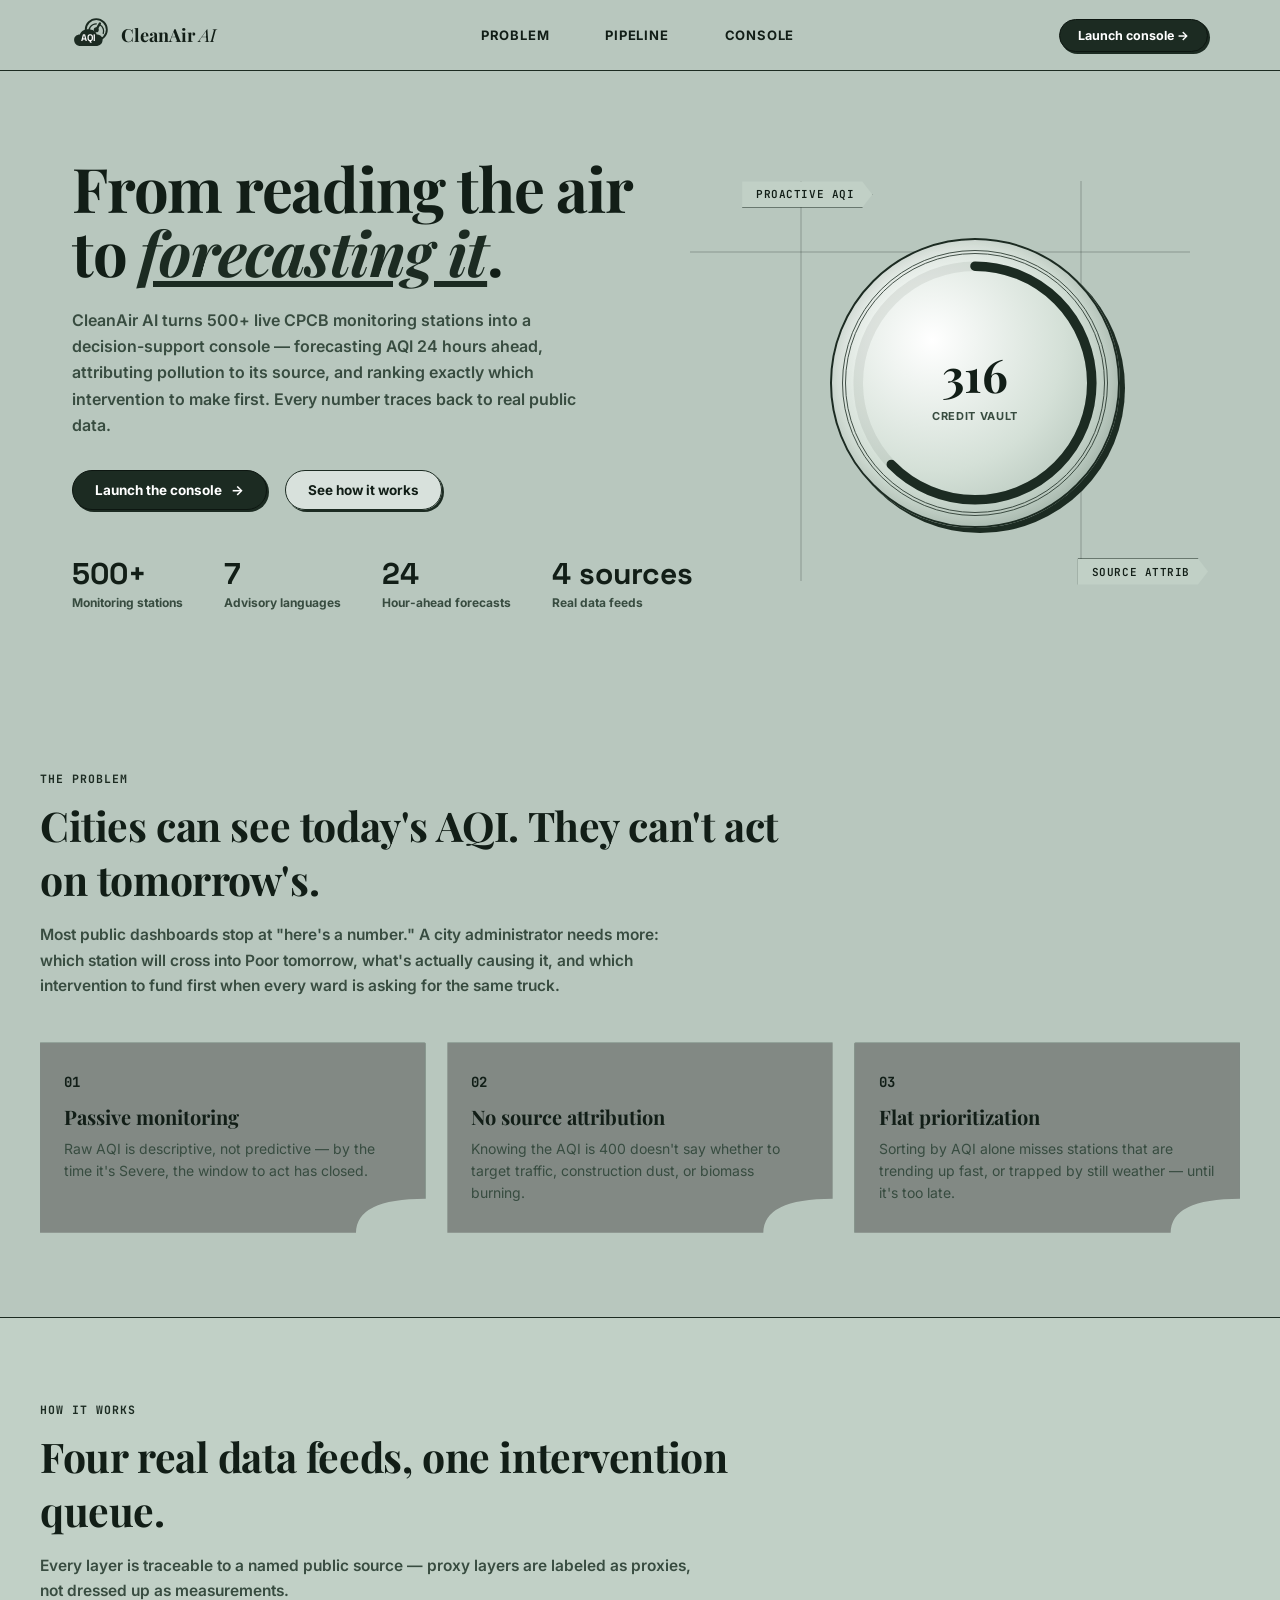
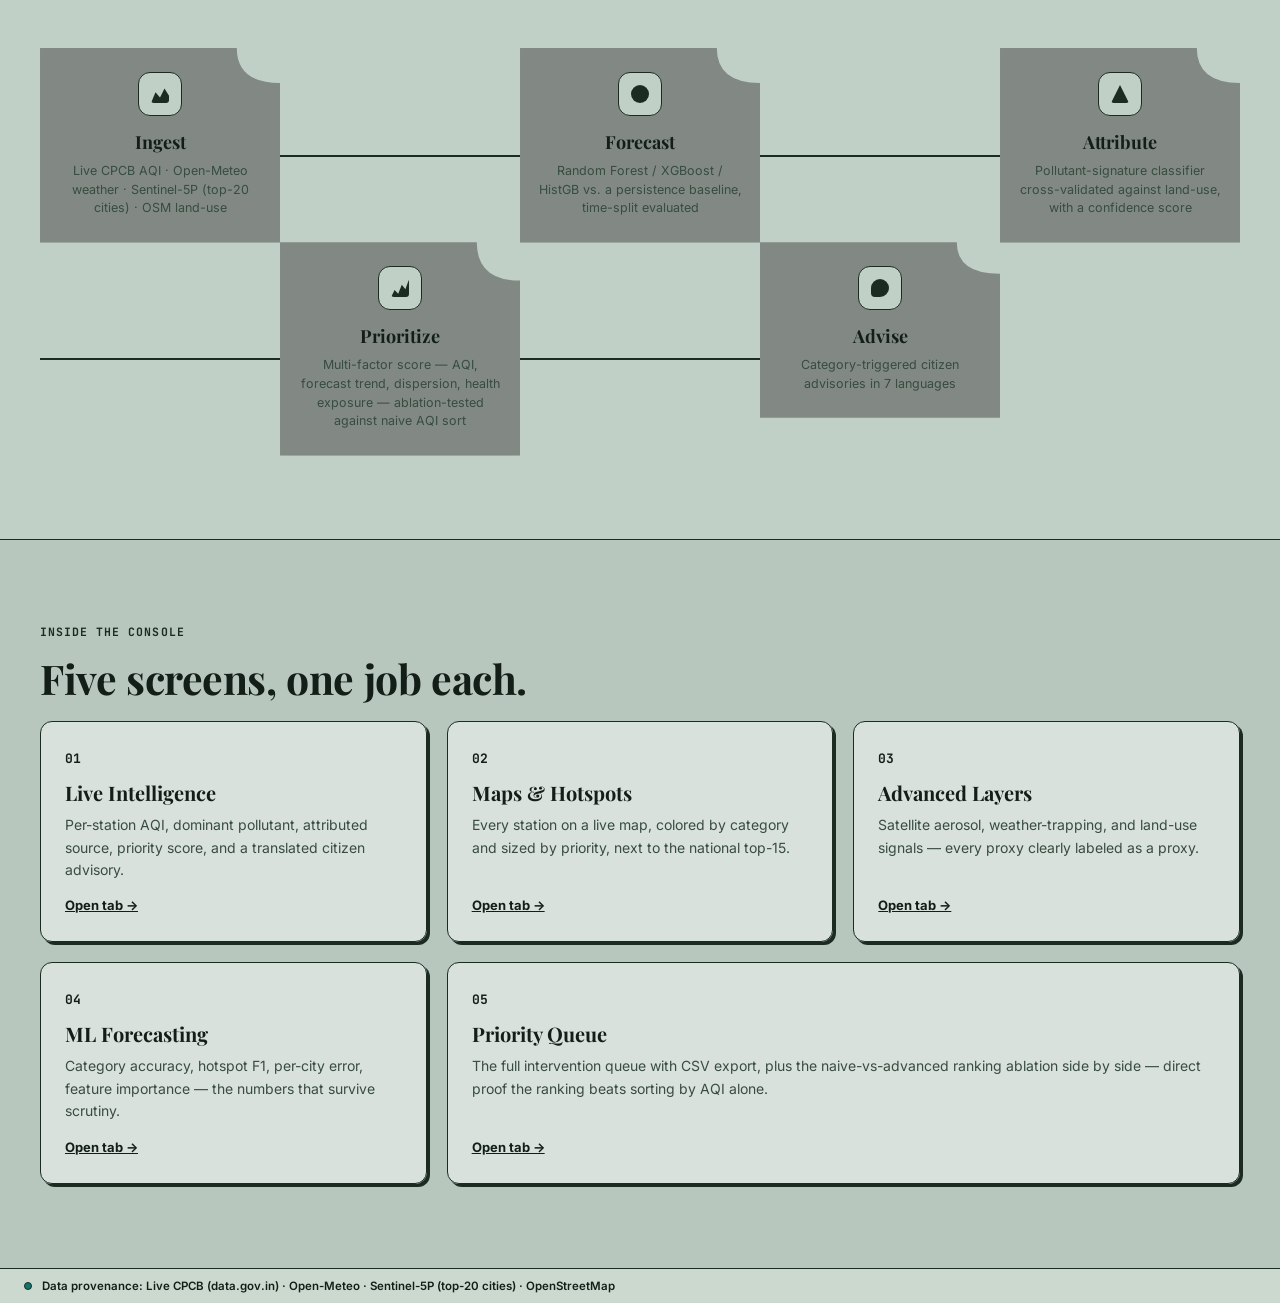
<file: frontend/index.html>
<!DOCTYPE html>
<html lang="en">
<head>
<meta charset="UTF-8">
<meta name="viewport" content="width=device-width, initial-scale=1.0">
<title>CleanAir AI — Urban Air Quality Intelligence</title>
<meta name="description" content="From passive AQI monitoring to proactive forecasting, source attribution, and intervention — for ET AI Hackathon 2026, Problem Statement 5: Smart Cities.">

<link rel="preconnect" href="https://fonts.googleapis.com">
<link rel="preconnect" href="https://fonts.gstatic.com" crossorigin>
<link href="https://fonts.googleapis.com/css2?family=Playfair+Display:ital,wght@0,600;0,700;1,400&family=Space+Grotesk:wght@500;600;700&family=Inter:wght@400;500;600;700&family=JetBrains+Mono:wght@400;500;600&display=swap" rel="stylesheet">

<link rel="stylesheet" href="css/style.css">
<link rel="stylesheet" href="css/landing.css">
</head>
<body class="landing-body">

<!-- Inline SVG clipPaths for Responsive Architectural Concave Cutouts -->
<svg style="width:0; height:0; position:absolute;" aria-hidden="true">
  <defs>
    <!-- Concave Bottom Right (cutout radius ~40px relative to size) -->
    <clipPath id="clip-concave-br" clipPathUnits="objectBoundingBox">
      <path d="M 0,0 L 1,0 L 1,0.82 Q 0.82,0.82 0.82,1 L 0,1 Z"/>
    </clipPath>
    <!-- Concave Bottom Left -->
    <clipPath id="clip-concave-bl" clipPathUnits="objectBoundingBox">
      <path d="M 0,0 L 1,0 L 1,1 L 0.18,1 Q 0.18,0.82 0,0.82 Z"/>
    </clipPath>
    <!-- Concave Top Right -->
    <clipPath id="clip-concave-tr" clipPathUnits="objectBoundingBox">
      <path d="M 0,0 L 0.82,0 Q 0.82,0.18 1,0.18 L 1,1 L 0,1 Z"/>
    </clipPath>
    <!-- Concave Top Left -->
    <clipPath id="clip-concave-tl" clipPathUnits="objectBoundingBox">
      <path d="M 0,0.18 Q 0.18,0.18 0.18,0 L 1,0 L 1,1 L 0,1 Z"/>
    </clipPath>
  </defs>
</svg>

<header class="lnav">
  <div class="lnav-inner">
    <div class="lnav-brand">
      <div class="brand-mark" aria-hidden="true">
        <svg viewBox="0 0 36 36" fill="none" xmlns="http://www.w3.org/2000/svg" style="width: 100%; height: 100%;">
          <!-- Background Gauge / Speedometer -->
          <g stroke="#1c2b22" stroke-width="1.8" fill="none">
            <circle cx="23" cy="13" r="10"/>
            <path d="M 16.5 17 A 7 7 0 1 1 29.5 17" stroke-dasharray="14 3" stroke-width="1.2"/>
            <!-- Gauge Needle -->
            <path d="M 23 13 L 26.5 7" stroke-linecap="round" stroke-width="2.2"/>
            <circle cx="23" cy="13" r="1.5" fill="#1c2b22"/>
          </g>
          <!-- Foreground Cloud Shape -->
          <path d="M 8.5 28.5 C 4 28.5 2 25.5 2 22.5 C 2 19.5 4.5 17.5 7.5 17.5 C 8.5 14 12 12.5 15.5 12.5 C 19.5 12.5 22.5 14.5 23.5 17.5 C 26.5 17.5 29 19.5 29 22.5 C 29 26 26.5 28.5 22.5 28.5 Z" fill="#1c2b22"/>
          <!-- AQI Text inside Cloud -->
          <text x="15.5" y="23.5" text-anchor="middle" fill="#ffffff" font-family="'Space Grotesk', 'Inter', sans-serif" font-weight="800" font-size="9" letter-spacing="-0.02em">AQI</text>
        </svg>
      </div>
      <span class="brand-name">CleanAir <em>AI</em></span>
    </div>
    <nav class="lnav-links">
      <a href="#problem">Problem</a>
      <a href="#pipeline">Pipeline</a>
      <a href="#features">Console</a>
    </nav>
    <a class="btn-primary btn-primary--small" href="dashboard.html">Launch console →</a>
  </div>
</header>

<main>

  <!-- ============ HERO ============ -->
  <section class="hero">

    <!-- Zajno Diagram Connectors Backdrop -->
    <div class="diagram-stage" aria-hidden="true">
      <div class="wireframe-connector-line wire-h-1"></div>
      <div class="wireframe-connector-line wire-v-1"></div>
      <div class="wireframe-connector-line wire-v-2"></div>
    </div>

    <div class="hero-inner">
      <h1 class="hero-title">
        From reading the air<br>
        to <span class="hero-swap" id="heroSwap">forecasting it</span>.
      </h1>
      <p class="hero-sub">
        CleanAir AI turns 500+ live CPCB monitoring stations into a decision-support console —
        forecasting AQI 24 hours ahead, attributing pollution to its source, and ranking exactly
        which intervention to make first. Every number traces back to real public data.
      </p>
      <div class="hero-ctas">
        <a class="btn-primary" href="dashboard.html">Launch the console <span class="btn-arrow">→</span></a>
        <a class="btn-ghost" href="#pipeline">See how it works</a>
      </div>

      <div class="hero-stats">
        <div class="hero-stat"><span class="hero-stat-value" data-count="500" data-suffix="+">0</span><span class="hero-stat-label">Monitoring stations</span></div>
        <div class="hero-stat"><span class="hero-stat-value" data-count="7">0</span><span class="hero-stat-label">Advisory languages</span></div>
        <div class="hero-stat"><span class="hero-stat-value" data-count="24">0</span><span class="hero-stat-label">Hour-ahead forecasts</span></div>
        <div class="hero-stat"><span class="hero-stat-value" data-count="4" data-suffix=" sources">0</span><span class="hero-stat-label">Real data feeds</span></div>
      </div>
    </div>

    <!-- Signature element: Credit Vault style dial & Pointed Chevron Badges -->
    <div class="hero-visual-col">
      <div class="floating-badge floating-badge--purple chevron-badge">
        <span>Proactive AQI</span>
      </div>

      <div class="hero-dial" aria-hidden="true">
        <svg viewBox="0 0 240 240" class="dial-svg">
          <circle cx="120" cy="120" r="98" class="dial-track"/>
          <circle cx="120" cy="120" r="98" class="dial-sweep"/>
        </svg>
        <div class="dial-center">
          <span class="dial-value" id="dialValue">312</span>
          <span class="dial-label">Credit Vault</span>
        </div>
      </div>

      <div class="floating-badge floating-badge--yellow chevron-badge">
        <span>Source Attrib</span>
      </div>
    </div>
  </section>

  <!-- ============ PROBLEM ============ -->
  <section class="section" id="problem">
    <div class="section-inner">
      <div class="section-tag">The problem</div>
      <h2 class="section-title">Cities can see today's AQI. They can't act on tomorrow's.</h2>
      <p class="section-lede">
        Most public dashboards stop at "here's a number." A city administrator needs more:
        which station will cross into Poor tomorrow, what's actually causing it, and which
        intervention to fund first when every ward is asking for the same truck.
      </p>
      <div class="problem-grid">
        <div class="problem-card">
          <span class="problem-num">01</span>
          <h3>Passive monitoring</h3>
          <p>Raw AQI is descriptive, not predictive — by the time it's Severe, the window to act has closed.</p>
        </div>
        <div class="problem-card">
          <span class="problem-num">02</span>
          <h3>No source attribution</h3>
          <p>Knowing the AQI is 400 doesn't say whether to target traffic, construction dust, or biomass burning.</p>
        </div>
        <div class="problem-card">
          <span class="problem-num">03</span>
          <h3>Flat prioritization</h3>
          <p>Sorting by AQI alone misses stations that are trending up fast, or trapped by still weather — until it's too late.</p>
        </div>
      </div>
    </div>
  </section>

  <!-- ============ PIPELINE ============ -->
  <section class="section section--alt" id="pipeline">
    <div class="section-inner">
      <div class="section-tag">How it works</div>
      <h2 class="section-title">Four real data feeds, one intervention queue.</h2>
      <p class="section-lede">
        Every layer is traceable to a named public source — proxy layers are labeled as proxies,
        not dressed up as measurements.
      </p>

      <div class="pipeline-rail" id="pipelineRail">
        <div class="pipeline-node">
          <div class="pipeline-icon" data-icon="data"></div>
          <h4>Ingest</h4>
          <p>Live CPCB AQI · Open-Meteo weather · Sentinel-5P (top-20 cities) · OSM land-use</p>
        </div>
        <div class="pipeline-connector"></div>
        <div class="pipeline-node">
          <div class="pipeline-icon" data-icon="model"></div>
          <h4>Forecast</h4>
          <p>Random Forest / XGBoost / HistGB vs. a persistence baseline, time-split evaluated</p>
        </div>
        <div class="pipeline-connector"></div>
        <div class="pipeline-node">
          <div class="pipeline-icon" data-icon="source"></div>
          <h4>Attribute</h4>
          <p>Pollutant-signature classifier cross-validated against land-use, with a confidence score</p>
        </div>
        <div class="pipeline-connector"></div>
        <div class="pipeline-node">
          <div class="pipeline-icon" data-icon="rank"></div>
          <h4>Prioritize</h4>
          <p>Multi-factor score — AQI, forecast trend, dispersion, health exposure — ablation-tested against naive AQI sort</p>
        </div>
        <div class="pipeline-connector"></div>
        <div class="pipeline-node">
          <div class="pipeline-icon" data-icon="advise"></div>
          <h4>Advise</h4>
          <p>Category-triggered citizen advisories in 7 languages</p>
        </div>
      </div>
    </div>
  </section>

  <!-- ============ FEATURES / CONSOLE PREVIEW ============ -->
  <section class="section" id="features">
    <div class="section-inner">
      <div class="section-tag">Inside the console</div>
      <h2 class="section-title">Five screens, one job each.</h2>

      <div class="feature-grid">
        <a class="feature-card" href="dashboard.html">
          <span class="feature-index">01</span>
          <h3>Live Intelligence</h3>
          <p>Per-station AQI, dominant pollutant, attributed source, priority score, and a translated citizen advisory.</p>
          <span class="feature-link">Open tab →</span>
        </a>
        <a class="feature-card" href="dashboard.html">
          <span class="feature-index">02</span>
          <h3>Maps &amp; Hotspots</h3>
          <p>Every station on a live map, colored by category and sized by priority, next to the national top-15.</p>
          <span class="feature-link">Open tab →</span>
        </a>
        <a class="feature-card" href="dashboard.html">
          <span class="feature-index">03</span>
          <h3>Advanced Layers</h3>
          <p>Satellite aerosol, weather-trapping, and land-use signals — every proxy clearly labeled as a proxy.</p>
          <span class="feature-link">Open tab →</span>
        </a>
        <a class="feature-card" href="dashboard.html">
          <span class="feature-index">04</span>
          <h3>ML Forecasting</h3>
          <p>Category accuracy, hotspot F1, per-city error, feature importance — the numbers that survive scrutiny.</p>
          <span class="feature-link">Open tab →</span>
        </a>
        <a class="feature-card feature-card--wide" href="dashboard.html">
          <span class="feature-index">05</span>
          <h3>Priority Queue</h3>
          <p>The full intervention queue with CSV export, plus the naive-vs-advanced ranking ablation side by side — direct proof the ranking beats sorting by AQI alone.</p>
          <span class="feature-link">Open tab →</span>
        </a>
      </div>
    </div>
  </section>

</main>

<footer class="provenance-bar provenance-bar--static">
  <span class="provenance-dot"></span>
  Data provenance: Live CPCB (data.gov.in) · Open-Meteo · Sentinel-5P (top-20 cities) · OpenStreetMap
</footer>

<script src="js/landing.js"></script>
</body>
</html>
</file>
<file: frontend/css/style.css>
/* =========================================================
   CleanAir AI — Design System & Console Styles
   Theme: Sage Green Architectural & Zajno Diagram Editorial
   Inspiration: Muted sage backdrop, concave corner cutouts,
   chevron arrow badges, forest green linework, and elegant
   serif display typography.
   ========================================================= */
@import url('https://fonts.googleapis.com/css2?family=Playfair+Display:ital,wght@0,600;0,700;1,400&family=Space+Grotesk:wght@500;600;700&family=Inter:wght@400;500;600;700&family=JetBrains+Mono:wght@400;500;600&display=swap');

:root {
  --ink: #b8c7be;
  --ink-depth: #a8b8ae;
  --panel: rgba(255, 255, 255, 0.45);
  --panel-solid: #cbd9cf;
  --panel-2: rgba(255, 255, 255, 0.25);
  --panel-2-solid: #c1d0c6;
  
  --line: #1c2b22;
  --line-strong: #0d1611;
  --line-soft: rgba(28, 43, 34, 0.12);
  
  --text: #121e17;
  --muted: #384c40;
  --muted-2: #546c5e;
  --muted-purple: #1c2b22;

  /* Sage Green Accents */
  --accent: #10b981;
  --accent-soft: #00bd7e;
  --accent-cyan: #0891b2;
  --accent-tint: rgba(16, 185, 129, 0.1);
  --accent-dim: rgba(28, 43, 34, 0.08);

  /* Functional AQI Severity Scale */
  --aqi-good: #0f766e;
  --aqi-satisfactory: #4d7c0f;
  --aqi-moderate: #b45309;
  --aqi-poor: #c2410c;
  --aqi-verypoor: #b91c1c;
  --aqi-severe: #6d28d9;
  --aqi-unknown: #4b5563;

  --radius: 12px;
  --radius-sm: 8px;
  --radius-pill: 9999px;

  --font-serif: 'Playfair Display', Georgia, serif;
  --font-display: 'Space Grotesk', 'Inter', system-ui, sans-serif;
  --font-body: 'Inter', system-ui, sans-serif;
  --font-mono: 'JetBrains Mono', monospace;

  --sidebar-w: 280px;
  --shadow-flat: 3px 3px 0px #1c2b22;
  --shadow-flat-lg: 5px 5px 0px #1c2b22;
  --shadow-flat-sm: 2px 2px 0px #1c2b22;
}

* { box-sizing: border-box; }
html { color-scheme: light; }

body {
  margin: 0;
  background-color: var(--ink);
  color: var(--text);
  font-family: var(--font-body);
  -webkit-font-smoothing: antialiased;
  min-height: 100vh;
}

::selection { background: rgba(28, 43, 34, 0.15); color: var(--text); }

@media (prefers-reduced-motion: reduce) {
  * { animation-duration: .001ms !important; animation-iteration-count: 1 !important; transition-duration: .001ms !important; }
}

button, input, select { font-family: inherit; color: inherit; }
a { color: var(--accent-strong); }

/* =================== ARCHITECTURAL CONCAVE CUTOUTS =================== */
.concave-br {
  clip-path: url(#clip-concave-br);
  background: var(--panel) !important;
  border: none !important;
  /* uniform thin border overlay using drop-shadow */
  filter: drop-shadow(1px 0 0 var(--line)) drop-shadow(-1px 0 0 var(--line)) drop-shadow(0 1px 0 var(--line)) drop-shadow(0 -1px 0 var(--line)) var(--extra-shadow, drop-shadow(0 0 0 transparent));
}

.concave-bl {
  clip-path: url(#clip-concave-bl);
  background: var(--panel) !important;
  border: none !important;
  filter: drop-shadow(1px 0 0 var(--line)) drop-shadow(-1px 0 0 var(--line)) drop-shadow(0 1px 0 var(--line)) drop-shadow(0 -1px 0 var(--line)) var(--extra-shadow, drop-shadow(0 0 0 transparent));
}

.concave-tr {
  clip-path: url(#clip-concave-tr);
  background: var(--panel) !important;
  border: none !important;
  filter: drop-shadow(1px 0 0 var(--line)) drop-shadow(-1px 0 0 var(--line)) drop-shadow(0 1px 0 var(--line)) drop-shadow(0 -1px 0 var(--line)) var(--extra-shadow, drop-shadow(0 0 0 transparent));
}

.concave-tl {
  clip-path: url(#clip-concave-tl);
  background: var(--panel) !important;
  border: none !important;
  filter: drop-shadow(1px 0 0 var(--line)) drop-shadow(-1px 0 0 var(--line)) drop-shadow(0 1px 0 var(--line)) drop-shadow(0 -1px 0 var(--line)) var(--extra-shadow, drop-shadow(0 0 0 transparent));
}

/* =================== CHEVRON ARROW BADGE =================== */
.chevron-badge {
  display: inline-flex;
  align-items: center;
  padding: 6px 18px 6px 14px;
  background: var(--panel-2-solid);
  color: var(--text);
  font-family: var(--font-mono);
  font-size: 11px;
  font-weight: 600;
  letter-spacing: .05em;
  text-transform: uppercase;
  clip-path: polygon(0% 0%, calc(100% - 10px) 0%, 100% 50%, calc(100% - 10px) 100%, 0% 100%);
  border: none;
  filter: drop-shadow(1px 0 0 var(--line)) drop-shadow(-1px 0 0 var(--line)) drop-shadow(0 1px 0 var(--line)) drop-shadow(0 -1px 0 var(--line));
}

/* =================== LAYOUT SHELL =================== */
.app {
  display: grid;
  grid-template-columns: var(--sidebar-w) 1fr;
  min-height: 100vh;
}

/* =================== SIDEBAR =================== */
.sidebar {
  background: var(--panel-solid);
  border-right: 1.5px solid var(--line);
  display: flex;
  flex-direction: column;
  position: sticky;
  top: 0;
  height: 100vh;
  z-index: 40;
}

.sidebar-scroll {
  padding: 4px 20px 24px;
  overflow-y: auto;
  flex: 1;
}

.sidebar-scroll::-webkit-scrollbar { width: 5px; }
.sidebar-scroll::-webkit-scrollbar-thumb { background: var(--line); border-radius: 6px; }

.brand {
  display: flex;
  align-items: center;
  gap: 12px;
  padding: 22px 20px 18px;
}

.brand-mark {
  width: 38px; height: 38px; flex-shrink: 0;
  position: relative;
  display: flex; align-items: center; justify-content: center;
}

.brand-text { display: flex; flex-direction: column; line-height: 1.15; }
.brand-name { font-family: var(--font-serif); font-weight: 700; font-size: 18px; color: var(--text); }
.brand-name em { font-style: italic; font-weight: 400; color: var(--text); }
.brand-sub { font-size: 10px; color: var(--muted); letter-spacing: .06em; margin-top: 3px; text-transform: uppercase; font-weight: 600; }

.sidebar-close { display: none; }

.filter-block { margin-bottom: 14px; }
.filter-label {
  display: block;
  font-size: 10.5px;
  text-transform: uppercase;
  letter-spacing: .09em;
  color: var(--text);
  margin-bottom: 6px;
  font-weight: 700;
}

.select, .text-input {
  width: 100%;
  background: var(--panel);
  border: 1.5px solid var(--line);
  color: var(--text);
  border-radius: var(--radius-sm);
  padding: 9px 12px;
  font-size: 13px;
  outline: none;
  transition: all .2s ease;
  appearance: none;
  font-weight: 600;
  box-shadow: var(--shadow-flat-sm);
}

.select {
  background-image: linear-gradient(45deg, transparent 50%, var(--line) 50%), linear-gradient(135deg, var(--line) 50%, transparent 50%);
  background-position: calc(100% - 16px) center, calc(100% - 11px) center;
  background-size: 5px 5px, 5px 5px;
  background-repeat: no-repeat;
}

.select:focus, .text-input:focus {
  border-color: var(--line);
  box-shadow: 3px 3px 0px var(--line);
  background-color: #fff;
}

.select--inline { width: auto; }

.btn-refresh {
  width: 100%;
  display: flex; align-items: center; justify-content: center; gap: 9px;
  margin-top: 6px;
  padding: 11px 16px;
  border-radius: var(--radius-pill);
  border: 1.5px solid var(--line);
  background: var(--panel);
  color: var(--text);
  font-weight: 700;
  font-size: 13px;
  cursor: pointer;
  box-shadow: var(--shadow-flat-sm);
  transition: all .15s ease;
}

.btn-refresh:hover {
  transform: translate(-1.5px, -1.5px);
  box-shadow: var(--shadow-flat);
  background: rgba(255, 255, 255, 0.6);
}

.btn-refresh:active { transform: translate(0, 0); box-shadow: 1px 1px 0px var(--line); }
.btn-refresh.is-loading .refresh-icon { animation: spin 0.7s linear infinite; }

.refresh-icon {
  width: 14px; height: 14px; border-radius: 50%;
  border: 2px solid var(--line); border-top-color: transparent;
}
@keyframes spin { to { transform: rotate(360deg); } }

.refresh-note { font-size: 11px; color: var(--muted); margin: 6px 2px 20px; line-height: 1.4; }

.tabnav { display: flex; flex-direction: column; gap: 6px; margin: 6px 0 22px; }

.tabnav-item {
  display: flex; align-items: center; gap: 11px;
  background: var(--panel);
  border: 1.5px solid var(--line);
  border-radius: var(--radius-sm);
  padding: 10px 14px;
  text-align: left;
  cursor: pointer;
  font-size: 13px;
  font-weight: 700;
  color: var(--text);
  box-shadow: var(--shadow-flat-sm);
  transition: all .15s ease;
}

.tabnav-index {
  font-family: var(--font-mono); font-size: 11px; color: var(--muted);
  width: 20px; flex-shrink: 0;
}

.tabnav-item:hover {
  transform: translate(-1.5px, -1.5px);
  box-shadow: var(--shadow-flat);
  background: rgba(255, 255, 255, 0.6);
}

.tabnav-item.is-active {
  background: var(--line);
  color: #fff;
  border-color: var(--line-strong);
  box-shadow: var(--shadow-flat-sm);
}

.tabnav-item.is-active .tabnav-index { color: var(--accent-soft); font-weight: 700; }

.api-block {
  border-top: 1.5px solid var(--line);
  padding-top: 16px;
  margin-top: 6px;
}

.api-status { display: flex; align-items: center; gap: 7px; margin-top: 9px; font-size: 11.5px; color: var(--muted); font-weight: 600; }
.api-status .dot { width: 8px; height: 8px; border-radius: 50%; background: var(--muted-2); flex-shrink: 0; border: 1px solid var(--line); }
.api-status.ok .dot { background: var(--accent); box-shadow: 0 0 0 3px rgba(16, 185, 129, 0.2); animation: pulseDot 2s ease-in-out infinite; }
.api-status.bad .dot { background: var(--aqi-verypoor); }
@keyframes pulseDot { 0%, 100% { opacity: 1; } 50% { opacity: .4; } }

.sidebar-scrim { display: none; }

/* =================== MAIN CONSOLE =================== */
.main { min-width: 0; padding-bottom: 56px; }

.topbar {
  position: sticky; top: 0; z-index: 30;
  display: flex; align-items: center; gap: 16px;
  padding: 20px 32px 14px;
  background: rgba(184, 199, 190, 0.92);
  backdrop-filter: blur(12px);
  border-bottom: 1.5px solid var(--line);
}

.menu-btn { display: none; }

.page-title {
  font-family: var(--font-serif);
  font-size: 28px; font-weight: 700; letter-spacing: -.01em;
  margin: 0;
  white-space: nowrap;
  color: var(--text);
}

.pulseline {
  flex: 1; height: 2px; border-radius: 2px;
  background: var(--line-soft);
  overflow: hidden;
  position: relative;
}

.pulseline-fill {
  position: absolute; inset: 0;
  width: 40%;
  background: linear-gradient(90deg, transparent, var(--line), transparent);
  animation: travel 2.4s ease-in-out infinite;
}

@keyframes travel {
  0% { transform: translateX(-120%); }
  100% { transform: translateX(360%); }
}

/* =================== METRIC STRIP =================== */
.metric-strip {
  display: grid;
  grid-template-columns: repeat(4, 1fr);
  gap: 18px;
  padding: 12px 32px 8px;
}

.metric-card {
  /* Concave top-left cutout */
  clip-path: url(#clip-concave-tl);
  background: var(--panel) !important;
  border: none !important;
  filter: drop-shadow(1px 0 0 var(--line)) drop-shadow(-1px 0 0 var(--line)) drop-shadow(0 1px 0 var(--line)) drop-shadow(0 -1px 0 var(--line));
  --extra-shadow: drop-shadow(var(--shadow-flat));
  padding: 20px 20px 18px;
  display: flex; flex-direction: column; gap: 4px;
  position: relative;
  overflow: hidden;
  animation: riseIn .4s ease both;
  transition: all .2s ease;
}

.metric-card:hover {
  transform: translate(-1.5px, -1.5px);
}

.metric-label { font-size: 11px; text-transform: uppercase; letter-spacing: .08em; color: var(--muted); font-weight: 700; }
.metric-value { font-family: var(--font-display); font-size: 30px; font-weight: 700; color: var(--text); }
.metric-sub { font-size: 12px; color: var(--muted-2); margin-top: 1px; font-weight: 600; }

.metric-card--alert {
  filter: drop-shadow(1px 0 0 var(--aqi-verypoor)) drop-shadow(-1px 0 0 var(--aqi-verypoor)) drop-shadow(0 1px 0 var(--aqi-verypoor)) drop-shadow(0 -1px 0 var(--aqi-verypoor));
  background: #fbf1f1 !important;
}

.breath-ring {
  position: absolute; right: 14px; top: 14px; width: 28px; height: 28px;
}

.breath-ring span {
  position: absolute; inset: 0; border-radius: 50%;
  border: 1.5px solid var(--aqi-severe);
  animation: breathe 2.4s ease-out infinite;
  opacity: 0;
}
.breath-ring span:nth-child(2) { animation-delay: .6s; }
.breath-ring span:nth-child(3) { animation-delay: 1.2s; }

@keyframes breathe {
  0% { transform: scale(.4); opacity: .9; }
  100% { transform: scale(1.8); opacity: 0; }
}

@keyframes riseIn {
  from { opacity: 0; transform: translateY(10px); }
  to { opacity: 1; transform: translateY(0); }
}

/* =================== TAB PANELS =================== */
.tab-panels { padding: 12px 32px 0; }
.tab-panel { display: none; }
.tab-panel.is-active { display: block; animation: fadeSlide .35s ease both; }
@keyframes fadeSlide {
  from { opacity: 0; transform: translateY(10px); }
  to { opacity: 1; transform: translateY(0); }
}

.panel-head { margin: 10px 0 22px; }
.panel-head h2 { font-family: var(--font-serif); font-size: 28px; margin: 0 0 6px; font-weight: 700; color: var(--text); }
.panel-head p { margin: 0; color: var(--muted); font-size: 14.5px; max-width: 640px; }

/* =================== CARDS =================== */
.card {
  background: var(--panel);
  border: 1.5px solid var(--line);
  border-radius: var(--radius);
  padding: 24px 26px;
  margin-bottom: 22px;
  box-shadow: var(--shadow-flat);
  transition: all .2s ease;
}

.card:hover {
  transform: translate(-1.5px, -1.5px);
  box-shadow: 4px 4px 0px var(--line);
}

.card-head { display: flex; align-items: center; justify-content: space-between; gap: 12px; margin-bottom: 16px; flex-wrap: wrap; }
.card-head h3 { font-family: var(--font-serif); font-size: 20px; margin: 0; font-weight: 700; color: var(--text); }
.card-sub { margin: 2px 0 0; font-size: 12.5px; color: var(--muted); }

/* =================== STATION CARDS (Tab 1) =================== */
.station-grid {
  display: grid;
  grid-template-columns: repeat(auto-fill, minmax(310px, 1fr));
  gap: 20px;
}

.station-card {
  clip-path: url(#clip-concave-br);
  background: var(--panel) !important;
  border: none !important;
  filter: drop-shadow(1px 0 0 var(--line)) drop-shadow(-1px 0 0 var(--line)) drop-shadow(0 1px 0 var(--line)) drop-shadow(0 -1px 0 var(--line));
  --extra-shadow: drop-shadow(var(--shadow-flat));
  padding: 20px 22px;
  animation: riseIn .4s ease both;
  transition: all .2s ease;
  border-left: 6px solid var(--cat-color, var(--line)) !important;
}

.station-card:hover {
  transform: translate(-2px, -2px);
}

.station-card-top { display: flex; justify-content: space-between; align-items: flex-start; gap: 10px; }
.station-name { font-family: var(--font-display); font-weight: 700; font-size: 16px; line-height: 1.3; color: var(--text); }
.station-loc { font-size: 12px; color: var(--muted); margin-top: 2px; }

.badge {
  display: inline-flex; align-items: center; gap: 6px;
  padding: 4px 12px; border-radius: var(--radius-pill);
  font-size: 11px; font-weight: 700; letter-spacing: .03em;
  background: color-mix(in srgb, var(--cat-color, var(--line)) 12%, transparent);
  color: var(--cat-color, var(--text));
  border: 1.5px solid var(--cat-color, var(--line));
  white-space: nowrap;
}
.badge::before { content: ""; width: 6px; height: 6px; border-radius: 50%; background: var(--cat-color, var(--line)); }

.station-aqi { font-family: var(--font-mono); font-size: 38px; font-weight: 700; margin: 12px 0 2px; color: var(--cat-color, var(--text)); }
.station-aqi-label { font-size: 11px; color: var(--muted); text-transform: uppercase; letter-spacing: .06em; font-weight: 600; }
.station-rows { margin-top: 14px; display: flex; flex-direction: column; gap: 7px; }
.station-row { display: flex; justify-content: space-between; font-size: 13px; gap: 10px; }
.station-row .k { color: var(--muted); }
.station-row .v { color: var(--text); font-weight: 700; text-align: right; }
.confidence-chip { font-size: 11px; padding: 2px 8px; border-radius: var(--radius-pill); background: var(--panel-2-solid); color: var(--text); border: 1px solid var(--line); font-weight: 600; }

.advisory-box {
  margin-top: 14px; padding: 12px 14px;
  border-radius: var(--radius-sm);
  background: var(--panel-2-solid);
  border: 1.5px solid var(--line);
  font-size: 12.5px; line-height: 1.5;
  color: var(--text);
}
.advisory-box .advisory-title { display: block; font-size: 10.5px; font-weight: 700; text-transform: uppercase; letter-spacing: .06em; color: var(--line); margin-bottom: 5px; }

.skeleton-card {
  height: 230px; border-radius: var(--radius);
  background: linear-gradient(100deg, var(--panel) 30%, var(--panel-2) 50%, var(--panel) 70%);
  background-size: 200% 100%;
  animation: shimmer 1.4s ease-in-out infinite;
  border: 1.5px solid var(--line);
}
@keyframes shimmer {
  0% { background-position: 150% 0; }
  100% { background-position: -50% 0; }
}

.empty-state {
  padding: 40px 20px; text-align: center; color: var(--muted); font-size: 14px;
  border: 1.5px solid var(--line); border-radius: var(--radius);
  background: var(--panel);
}

/* =================== MAP (Tab 2) =================== */
.map-card { padding: 0; overflow: hidden; border-radius: var(--radius); border: 1.5px solid var(--line); box-shadow: var(--shadow-flat); }
#leafletMap { height: 480px; width: 100%; background: #b8c7be; }
.map-legend {
  display: flex; flex-wrap: wrap; gap: 16px;
  padding: 14px 22px;
  border-top: 1.5px solid var(--line);
  font-size: 12px; color: var(--text); font-weight: 600;
  background: var(--panel-2-solid);
}
.map-legend span { display: inline-flex; align-items: center; gap: 6px; }
.map-legend .sw { width: 10px; height: 10px; border-radius: 50%; border: 1px solid var(--line); }

.leaflet-popup-content-wrapper { background: var(--panel-solid); color: var(--text); border-radius: 12px; border: 1.5px solid var(--line); box-shadow: var(--shadow-flat); }
.leaflet-popup-tip { background: var(--panel-solid); border: 1.5px solid var(--line); }
.map-popup-title { font-weight: 700; font-family: var(--font-display); font-size: 14px; }
.map-popup-aqi { font-family: var(--font-mono); font-size: 22px; margin: 4px 0; font-weight: 700; }

.chart-wrap { height: 340px; position: relative; }
.chart-wrap--short { height: 260px; }

/* =================== ADVANCED LAYERS (Tab 3) =================== */
.disclosure-banner {
  border: 1.5px solid var(--line);
  background: var(--panel);
  box-shadow: var(--shadow-flat);
  border-radius: var(--radius);
  padding: 18px 20px;
  font-size: 13.5px; line-height: 1.6; color: var(--text);
  margin-bottom: 22px;
}
.disclosure-banner strong { color: var(--line-strong); }

.metric-row { display: grid; grid-template-columns: repeat(auto-fit, minmax(220px, 1fr)); gap: 18px; margin-bottom: 8px; }
.mini-metric {
  background: var(--panel); border: 1.5px solid var(--line); border-radius: var(--radius);
  padding: 16px 18px; box-shadow: var(--shadow-flat);
}
.mini-metric-label { display: block; font-size: 11px; color: var(--muted); text-transform: uppercase; letter-spacing: .07em; font-weight: 700; margin-bottom: 6px; }
.mini-metric-value { font-family: var(--font-display); font-size: 26px; font-weight: 700; color: var(--text); }
.fineprint { font-size: 12px; color: var(--muted); line-height: 1.5; margin: 6px 0 18px; }
.fineprint code { background: var(--panel-2-solid); border: 1px solid var(--line); padding: 2px 6px; border-radius: 4px; font-family: var(--font-mono); font-size: 11px; color: var(--text); }

/* =================== ML FORECASTING (Tab 4) =================== */
.method-text { font-size: 14.5px; line-height: 1.65; color: var(--text); margin: 0; }
.method-text b { color: var(--line); }

/* =================== TABLES =================== */
.table-scroll { overflow: auto; border-radius: var(--radius-sm); border: 1.5px solid var(--line); }
.table-scroll--tall { max-height: 440px; }
.data-table { width: 100%; border-collapse: collapse; font-size: 13px; }
.data-table th {
  position: sticky; top: 0;
  background: var(--panel-solid);
  text-align: left; padding: 11px 14px;
  font-weight: 700; color: var(--text); font-size: 11px;
  text-transform: uppercase; letter-spacing: .06em;
  border-bottom: 1.5px solid var(--line);
  white-space: nowrap;
}
.data-table td { padding: 10px 14px; border-bottom: 1px solid var(--line-soft); white-space: nowrap; color: var(--text); font-weight: 600; }
.data-table tbody tr { transition: background .15s ease; }
.data-table tbody tr:hover { background: rgba(255, 255, 255, 0.4); }
.data-table--compact th, .data-table--compact td { padding: 8px 11px; }

.ablation-grid { display: grid; grid-template-columns: 1fr 1fr; gap: 20px; margin-bottom: 20px; }
.ablation-h { font-size: 12px; text-transform: uppercase; letter-spacing: .06em; color: var(--text); margin: 0 0 10px; font-weight: 700; }
.surfaced-block { border-top: 1.5px solid var(--line-soft); padding-top: 18px; }

.queue-controls { display: flex; gap: 12px; margin-bottom: 16px; flex-wrap: wrap; }
.queue-controls .text-input { flex: 1; min-width: 220px; }

.btn-download {
  background: var(--panel);
  border: 1.5px solid var(--line); color: var(--text);
  padding: 8px 18px; border-radius: var(--radius-pill); font-size: 12.5px; font-weight: 700;
  cursor: pointer; box-shadow: var(--shadow-flat-sm); transition: all .15s ease;
}
.btn-download:hover { transform: translate(-1.5px, -1.5px); box-shadow: var(--shadow-flat); background: rgba(255, 255, 255, 0.6); }

/* =================== FOOTER =================== */
.provenance-bar {
  position: fixed; left: var(--sidebar-w); right: 0; bottom: 0; z-index: 20;
  display: flex; align-items: center; gap: 10px;
  padding: 10px 24px;
  background: var(--panel-solid);
  border-top: 1.5px solid var(--line);
  font-size: 11.5px; color: var(--text); font-weight: 600;
}
.provenance-dot { width: 8px; height: 8px; border-radius: 50%; background: var(--aqi-good); flex-shrink: 0; animation: pulseDot 2.4s ease-in-out infinite; border: 1px solid var(--line); }

/* =================== TOAST =================== */
.toast {
  position: fixed; bottom: 64px; left: 50%; transform: translateX(-50%) translateY(20px);
  background: var(--panel-solid); border: 1.5px solid var(--line); color: var(--text);
  padding: 12px 24px; border-radius: var(--radius-pill); font-size: 13.5px; font-weight: 700;
  box-shadow: var(--shadow-flat);
  opacity: 0; pointer-events: none;
  transition: opacity .25s ease, transform .25s ease;
  z-index: 80;
}
.toast.is-visible { opacity: 1; transform: translateX(-50%) translateY(0); pointer-events: auto; }

/* =================== RESPONSIVE =================== */
@media (max-width: 980px) {
  .metric-strip { grid-template-columns: repeat(2, 1fr); }
  .ablation-grid { grid-template-columns: 1fr; }
}

@media (max-width: 760px) {
  .app { grid-template-columns: 1fr; }
  .sidebar {
    position: fixed; inset: 0 auto 0 0; width: min(85vw, 320px);
    transform: translateX(-100%);
    transition: transform .25s ease;
  }
  .sidebar.is-open { transform: translateX(0); }
  .sidebar-close { display: block; margin-left: auto; background: none; border: none; color: var(--muted); font-size: 18px; cursor: pointer; }
  .sidebar-scrim {
    display: none; position: fixed; inset: 0; background: rgba(18, 30, 23, 0.35); z-index: 39;
  }
  .sidebar-scrim.is-open { display: block; }
  .menu-btn {
    display: flex; flex-direction: column; justify-content: center; gap: 4px;
    width: 36px; height: 36px; background: var(--panel); border: 1.5px solid var(--line);
    border-radius: 8px; cursor: pointer; flex-shrink: 0; box-shadow: var(--shadow-flat-sm);
  }
  .menu-btn span { width: 18px; height: 2px; background: var(--text); margin: 0 auto; border-radius: 2px; }
  .topbar { padding: 16px 16px 12px; }
  .metric-strip { padding: 6px 16px 8px; grid-template-columns: 1fr 1fr; }
  .tab-panels { padding: 8px 16px 0; }
  .provenance-bar { left: 0; padding: 8px 16px; font-size: 10.5px; }
  .queue-controls .select--inline { width: 100%; }
}
</file>
<file: frontend/css/landing.css>
/* =========================================================
   CleanAir AI — Landing Page Styles
   Theme: Sage Green Architectural & Zajno Diagram Editorial
   Features: Concave cutout cards, chevron pointed badges,
   rope-patterned shiny central credit vault dial, thin forest
   green connector lines, and high-end serif typography.
   ========================================================= */

.landing-body {
  margin: 0;
  overflow-x: hidden;
  background-color: var(--ink);
}

.grain { display: none; }

/* -------- BACKGROUND DIAGRAM CONNECTORS & WIREFRAMES -------- */
.diagram-stage {
  position: absolute;
  top: 60px;
  right: 0px;
  width: min(600px, 90vw);
  height: 500px;
  pointer-events: none;
  z-index: 0;
}

/* Connectors and lines matching the diagram */
.wireframe-connector-line {
  position: absolute;
  background: var(--line);
  opacity: 0.15;
}

.wire-h-1 { top: 120px; left: 50px; width: 500px; height: 1.5px; }
.wire-v-1 { top: 50px; left: 160px; width: 1.5px; height: 400px; }
.wire-v-2 { top: 50px; left: 440px; width: 1.5px; height: 400px; }

/* -------- NAVIGATION -------- */
.lnav {
  position: sticky; top: 0; z-index: 50;
  background: rgba(184, 199, 190, 0.92);
  backdrop-filter: blur(12px);
  border-bottom: 1.5px solid var(--line);
}

.lnav-inner {
  max-width: 1200px; margin: 0 auto;
  display: flex; align-items: center; justify-content: space-between;
  padding: 16px 32px;
}

.lnav-brand { display: flex; align-items: center; gap: 11px; }

.lnav-links { display: flex; gap: 28px; }
.lnav-links a {
  color: var(--text); text-decoration: none; font-size: 13px; font-weight: 700;
  text-transform: uppercase; letter-spacing: .06em;
  transition: all .2s ease;
  padding: 6px 14px;
  border-radius: var(--radius-pill);
}

.lnav-links a:hover {
  color: var(--line);
  background: var(--panel-2);
}

.btn-primary {
  display: inline-flex; align-items: center; gap: 9px;
  background: var(--line);
  color: #ffffff; font-weight: 700; font-size: 13.5px;
  padding: 11px 22px; border-radius: var(--radius-pill);
  text-decoration: none;
  border: 1.5px solid var(--line-strong);
  box-shadow: var(--shadow-flat-sm);
  transition: all .15s ease;
}

.btn-primary:hover {
  transform: translate(-1.5px, -1.5px);
  box-shadow: var(--shadow-flat);
  background: var(--muted);
  color: #fff;
}

.btn-primary--small { padding: 8px 18px; font-size: 12.5px; }
.btn-primary--large { padding: 14px 30px; font-size: 15px; }

.btn-arrow { transition: transform .2s ease; }
.btn-primary:hover .btn-arrow { transform: translateX(4px); }

.btn-ghost {
  display: inline-flex; align-items: center;
  color: var(--text); text-decoration: none; font-weight: 700; font-size: 13.5px;
  padding: 11px 22px; border-radius: var(--radius-pill);
  background: var(--panel);
  border: 1.5px solid var(--line);
  box-shadow: var(--shadow-flat-sm);
  transition: all .15s ease;
}

.btn-ghost:hover {
  transform: translate(-1.5px, -1.5px);
  box-shadow: var(--shadow-flat);
  background: rgba(255, 255, 255, 0.6);
}

@media (max-width: 760px) {
  .lnav-links { display: none; }
}

/* -------- HERO SECTION -------- */
.hero {
  position: relative;
  max-width: 1200px; margin: 0 auto;
  padding: 72px 32px 64px;
  display: grid;
  grid-template-columns: 1.15fr .85fr;
  gap: 40px;
  align-items: center;
  z-index: 1;
}

.hero-bg { display: none; }

.eyebrow {
  display: inline-block; font-family: var(--font-mono); font-size: 11.5px; letter-spacing: .08em;
  color: var(--text); background: var(--panel);
  border: 1.5px solid var(--line);
  padding: 6px 14px; border-radius: var(--radius-pill); margin-bottom: 22px;
  box-shadow: var(--shadow-flat-sm);
  font-weight: 700;
  animation: riseIn .5s ease both;
}

.hero-title {
  font-family: var(--font-serif); font-weight: 700; letter-spacing: -.02em;
  font-size: clamp(38px, 4.8vw, 62px); line-height: 1.05; margin: 0 0 22px;
  color: var(--text);
}

.hero-swap {
  color: var(--line);
  font-style: italic;
  text-decoration: underline;
}

.hero-sub {
  font-size: 16px; line-height: 1.65; color: var(--muted); max-width: 520px; margin: 0 0 32px; font-weight: 600;
}

.hero-ctas { display: flex; align-items: center; gap: 18px; flex-wrap: wrap; margin-bottom: 44px; }

.hero-stats {
  display: grid; grid-template-columns: repeat(4, auto); gap: 32px;
}
.hero-stat { display: flex; flex-direction: column; }
.hero-stat-value {
  font-family: var(--font-display); font-size: 30px; font-weight: 700; color: var(--text);
}
.hero-stat-label { font-size: 12px; color: var(--muted); margin-top: 2px; white-space: nowrap; font-weight: 700; }

/* SIGNATURE SHINY CREDIT VAULT DIAL (Zajno Style) */
.hero-visual-col {
  position: relative;
  display: flex;
  justify-content: center;
  align-items: center;
  min-height: 480px;
}

.hero-dial {
  position: relative; width: min(290px, 100%); aspect-ratio: 1; margin: 0 auto;
  display: flex; align-items: center; justify-content: center;
  background: radial-gradient(circle at 35% 35%, #ffffff 0%, #d4e0d7 50%, #9cb0a4 100%);
  border-radius: 50%;
  border: 2px solid var(--line);
  box-shadow: var(--shadow-flat-lg), inset 0 0 20px rgba(28, 43, 34, 0.15);
  z-index: 5;
}

/* Double concentric ridged rope border overlay */
.hero-dial::after {
  content: "";
  position: absolute;
  inset: 10px;
  border-radius: 50%;
  border: 4px double var(--line);
  pointer-events: none;
  opacity: 0.8;
}

.dial-svg { width: 100%; height: 100%; transform: rotate(-90deg); z-index: 2; position: relative; }
.dial-track {
  fill: none; stroke: rgba(28, 43, 34, 0.08); stroke-width: 8;
}
.dial-sweep {
  fill: none; stroke: var(--line); stroke-width: 8; stroke-linecap: round;
  stroke-dasharray: 616; stroke-dashoffset: 230;
  animation: dialGlow 3.6s ease-in-out infinite alternate;
}

.dial-center { position: absolute; display: flex; flex-direction: column; align-items: center; text-align: center; z-index: 3; pointer-events: none; }
.dial-value { font-family: var(--font-serif); font-size: 46px; font-weight: 700; color: var(--text); }
.dial-label { font-size: 11px; color: var(--muted); margin-top: 4px; text-transform: uppercase; letter-spacing: .06em; font-weight: 700; }

/* Pointed Chevron Badges */
.floating-badge {
  position: absolute;
  z-index: 10;
  animation: floatMotion 4s ease-in-out infinite alternate;
}

.floating-badge--purple {
  top: 8%; left: 0%;
  animation-delay: 0s;
}

.floating-badge--yellow {
  bottom: 8%; right: 0%;
  animation-delay: -2s;
}

@keyframes floatMotion {
  0% { transform: translateY(0); }
  100% { transform: translateY(-8px); }
}

@media (max-width: 900px) {
  .hero { grid-template-columns: 1fr; padding: 56px 20px 40px; }
  .hero-stats { grid-template-columns: repeat(2, auto); }
  .diagram-stage { display: none; }
  .hero-dial { width: 240px; margin-top: 20px; }
  .floating-badge--purple { top: 0; left: 0; }
  .floating-badge--yellow { bottom: 0; right: 0; }
}

/* -------- SECTIONS -------- */
.section { padding: 84px 32px; position: relative; z-index: 1; }
.section--alt { background: var(--panel-2-solid); border-top: 1.5px solid var(--line); border-bottom: 1.5px solid var(--line); }
.section-inner { max-width: 1200px; margin: 0 auto; }
.section-tag {
  font-family: var(--font-mono); font-size: 11.5px; letter-spacing: .09em; text-transform: uppercase;
  color: var(--line); margin-bottom: 12px; font-weight: 700;
}
.section-title {
  font-family: var(--font-serif); font-size: clamp(28px, 3.2vw, 42px); font-weight: 700;
  letter-spacing: -.01em; margin: 0 0 16px; max-width: 760px; color: var(--text);
}
.section-lede { font-size: 15.5px; color: var(--muted); max-width: 660px; line-height: 1.65; margin: 0 0 44px; font-weight: 600; }

.reveal { opacity: 0; transform: translateY(20px); transition: opacity .6s ease, transform .6s ease; }
.reveal.is-in { opacity: 1; transform: translateY(0); }

/* -------- PROBLEM GRID -------- */
.problem-grid { display: grid; grid-template-columns: repeat(3, 1fr); gap: 22px; }
.problem-card {
  /* Architectural concave corner cutout */
  clip-path: url(#clip-concave-br);
  background: var(--panel) !important;
  border: none !important;
  filter: drop-shadow(1px 0 0 var(--line)) drop-shadow(-1px 0 0 var(--line)) drop-shadow(0 1px 0 var(--line)) drop-shadow(0 -1px 0 var(--line));
  --extra-shadow: drop-shadow(var(--shadow-flat));
  padding: 28px 24px;
  transition: all .2s ease;
}
.problem-card:hover {
  transform: translate(-2px, -2px);
}
.problem-num { font-family: var(--font-mono); color: var(--text); font-size: 14px; font-weight: 700; }
.problem-card h3 { font-family: var(--font-serif); font-size: 20px; margin: 12px 0 8px; color: var(--text); }
.problem-card p { font-size: 14px; color: var(--muted); line-height: 1.6; margin: 0; }

@media (max-width: 900px) {
  .problem-grid { grid-template-columns: 1fr; }
}

/* -------- PIPELINE RAIL -------- */
.pipeline-rail {
  display: grid; grid-template-columns: repeat(5, 1fr); gap: 0; align-items: start;
  position: relative;
}
.pipeline-node {
  /* Concave top-right cutout */
  clip-path: url(#clip-concave-tr);
  background: var(--panel) !important;
  border: none !important;
  filter: drop-shadow(1px 0 0 var(--line)) drop-shadow(-1px 0 0 var(--line)) drop-shadow(0 1px 0 var(--line)) drop-shadow(0 -1px 0 var(--line));
  --extra-shadow: drop-shadow(var(--shadow-flat));
  padding: 24px 18px; text-align: center;
  position: relative; z-index: 2;
  transition: all .2s ease;
}
.pipeline-node:hover {
  transform: translate(-1.5px, -1.5px);
}
.pipeline-node h4 { font-family: var(--font-serif); font-size: 18px; margin: 14px 0 8px; color: var(--text); }
.pipeline-node p { font-size: 12.5px; color: var(--muted); line-height: 1.5; margin: 0; }
.pipeline-icon {
  width: 44px; height: 44px; margin: 0 auto; border-radius: 12px;
  background: var(--panel-2-solid); border: 1.5px solid var(--line);
  position: relative;
}
.pipeline-icon::before {
  content: ""; position: absolute; inset: 12px; border-radius: 3px;
  background: var(--line);
}
.pipeline-icon[data-icon="data"]::before { background: var(--line); clip-path: polygon(0 100%,25% 40%,50% 70%,75% 20%,100% 60%,100% 100%); }
.pipeline-icon[data-icon="model"]::before { background: var(--line); border-radius: 50%; }
.pipeline-icon[data-icon="source"]::before { background: var(--line); clip-path: polygon(50% 0%, 100% 100%, 0% 100%); }
.pipeline-icon[data-icon="rank"]::before { background: var(--line); clip-path: polygon(0 100%,20% 60%,40% 80%,60% 30%,80% 55%,100% 0,100% 100%); }
.pipeline-icon[data-icon="advise"]::before { background: var(--line); border-radius: 50% 50% 50% 4px; }

.pipeline-connector {
  align-self: center; height: 2px; margin-top: 21px;
  background: var(--line);
  position: relative; z-index: 1;
}

@media (max-width: 900px) {
  .pipeline-rail { grid-template-columns: 1fr; gap: 18px; }
  .pipeline-connector { width: 3px; height: 26px; margin: 0 auto; }
}

/* -------- FEATURE GRID -------- */
.feature-grid {
  display: grid; grid-template-columns: repeat(3, 1fr); gap: 20px;
}
.feature-card {
  display: flex; flex-direction: column; align-items: flex-start;
  background: var(--panel);
  border: 1.5px solid var(--line); border-radius: var(--radius);
  padding: 28px 24px; text-decoration: none; color: var(--text);
  box-shadow: var(--shadow-flat);
  transition: all .2s ease;
}
.feature-card:hover {
  transform: translate(-2px, -2px);
  box-shadow: 4px 4px 0px var(--line);
}
.feature-card--wide { grid-column: span 2; }
.feature-index { font-family: var(--font-mono); color: var(--text); font-size: 13px; font-weight: 700; margin-bottom: 12px; }
.feature-card h3 { font-family: var(--font-serif); font-size: 20px; margin: 0 0 8px; color: var(--text); }
.feature-card p { font-size: 14px; color: var(--muted); line-height: 1.6; margin: 0 0 16px; }
.feature-link { font-size: 13px; font-weight: 700; color: var(--text); margin-top: auto; text-decoration: underline; }

@media (max-width: 900px) {
  .feature-grid { grid-template-columns: 1fr; }
  .feature-card--wide { grid-column: span 1; }
}

/* -------- METRICS SHOWCASE -------- */
.metric-showcase { display: grid; grid-template-columns: repeat(4, 1fr); gap: 20px; }
.showcase-card {
  border: 1.5px solid var(--line); border-radius: var(--radius); padding: 24px 20px;
  background: var(--panel);
  box-shadow: var(--shadow-flat);
  transition: all .2s ease;
}
.showcase-card:hover { transform: translate(-1.5px, -1.5px); box-shadow: 4px 4px 0px var(--line); }
.showcase-card h4 { font-family: var(--font-serif); font-size: 18px; margin: 0 0 8px; color: var(--text); font-weight: 700; }
.showcase-card p { font-size: 13px; color: var(--muted); line-height: 1.6; margin: 0; }

@media (max-width: 900px) {
  .metric-showcase { grid-template-columns: 1fr 1fr; }
}
@media (max-width: 560px) {
  .metric-showcase { grid-template-columns: 1fr; }
}

/* -------- STACK -------- */
.stack-row { display: flex; flex-wrap: wrap; gap: 10px; margin-bottom: 20px; }
.chip {
  font-family: var(--font-mono); font-size: 12px; color: var(--text); font-weight: 600;
  border: 1.5px solid var(--line); background: var(--panel);
  padding: 8px 16px; border-radius: var(--radius-pill);
  box-shadow: var(--shadow-flat-sm);
}
.fineprint-center { font-size: 12.5px; color: var(--muted); max-width: 560px; font-weight: 600; }

.provenance-bar--static { position: static; margin-top: 0; }
</file>
